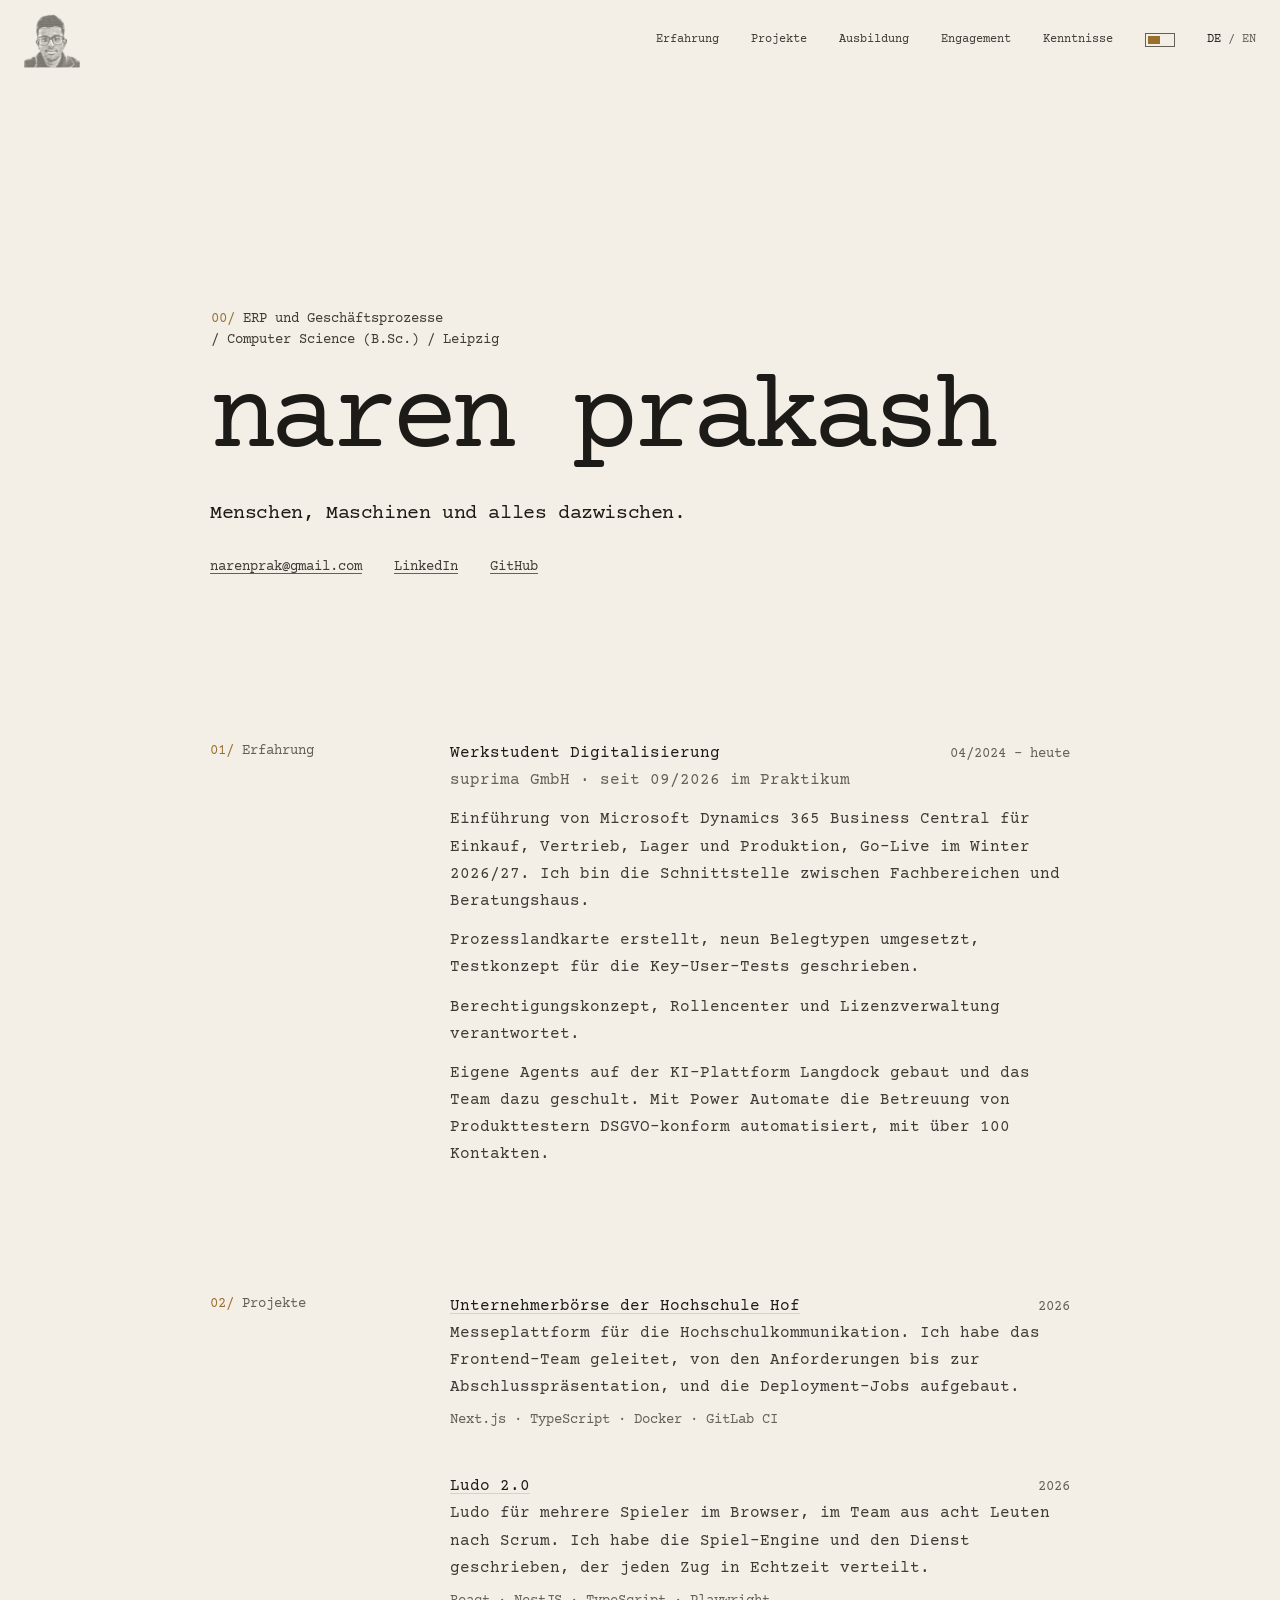
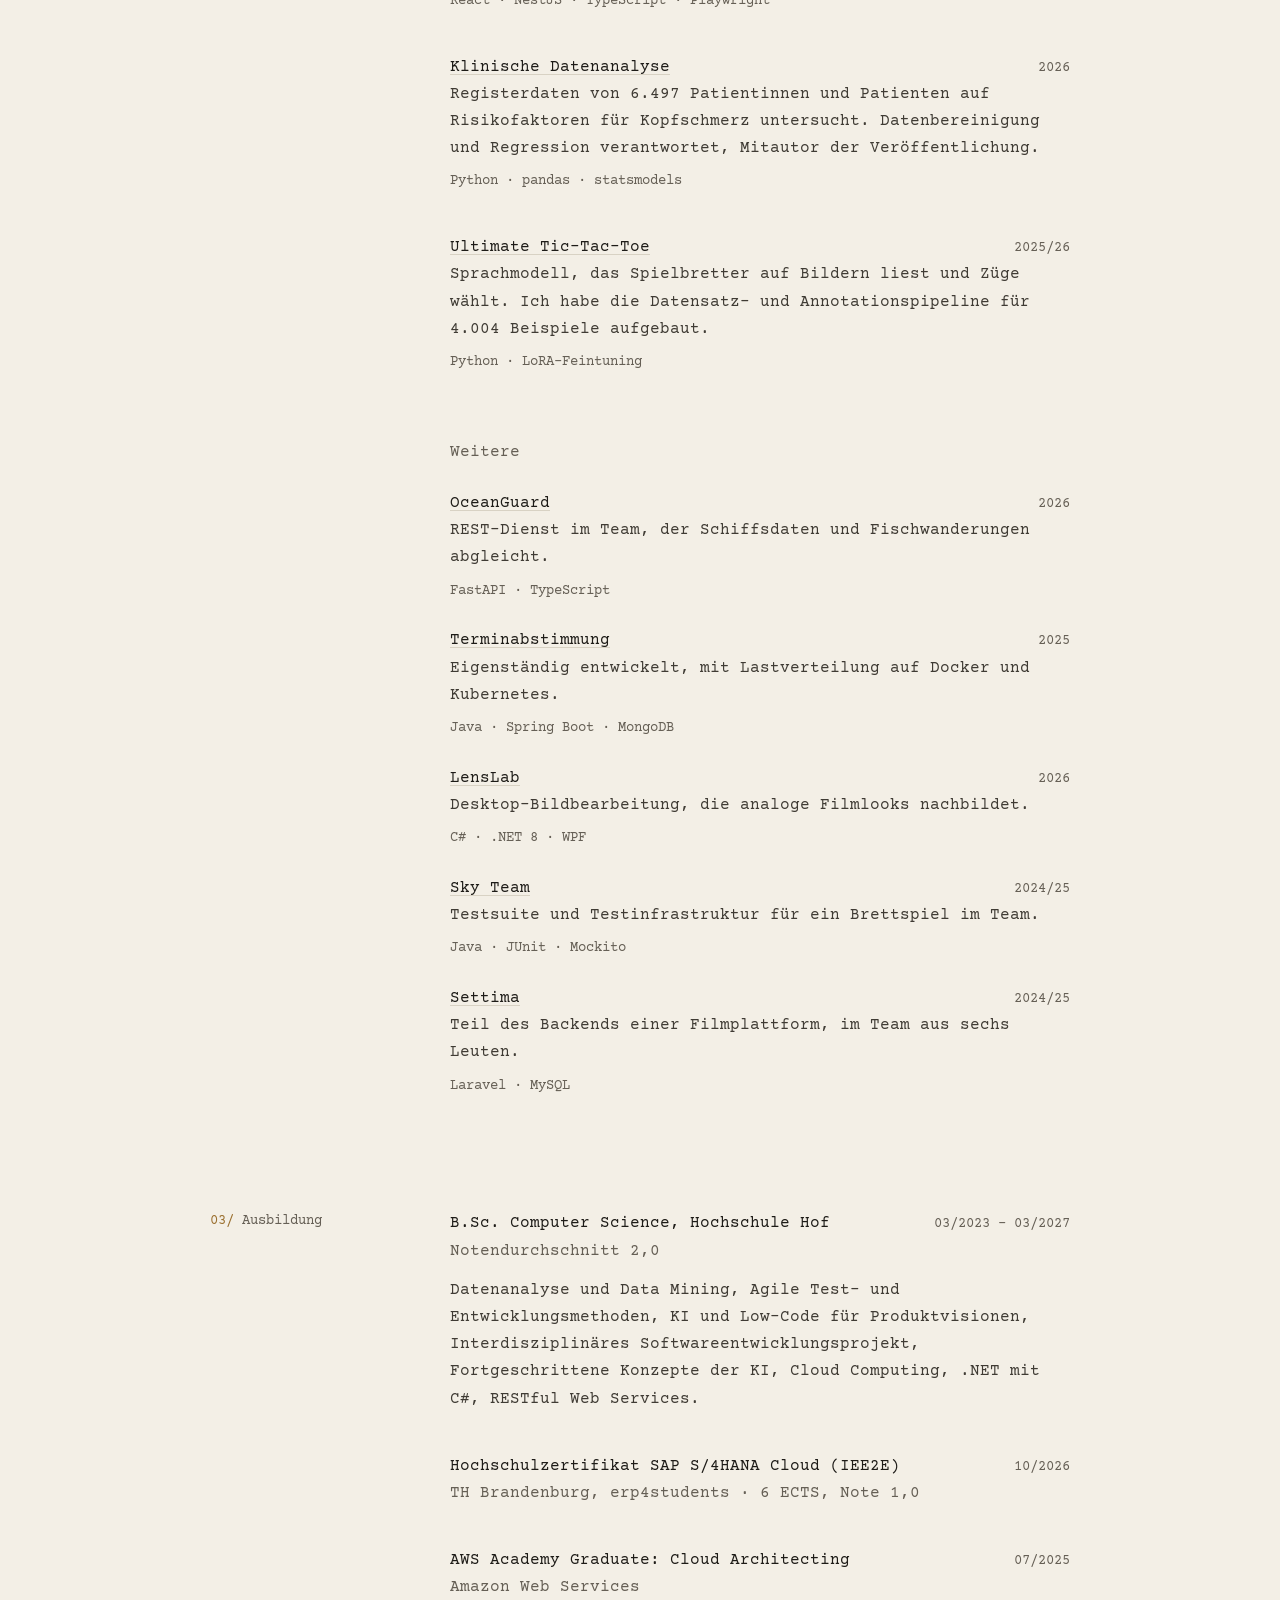
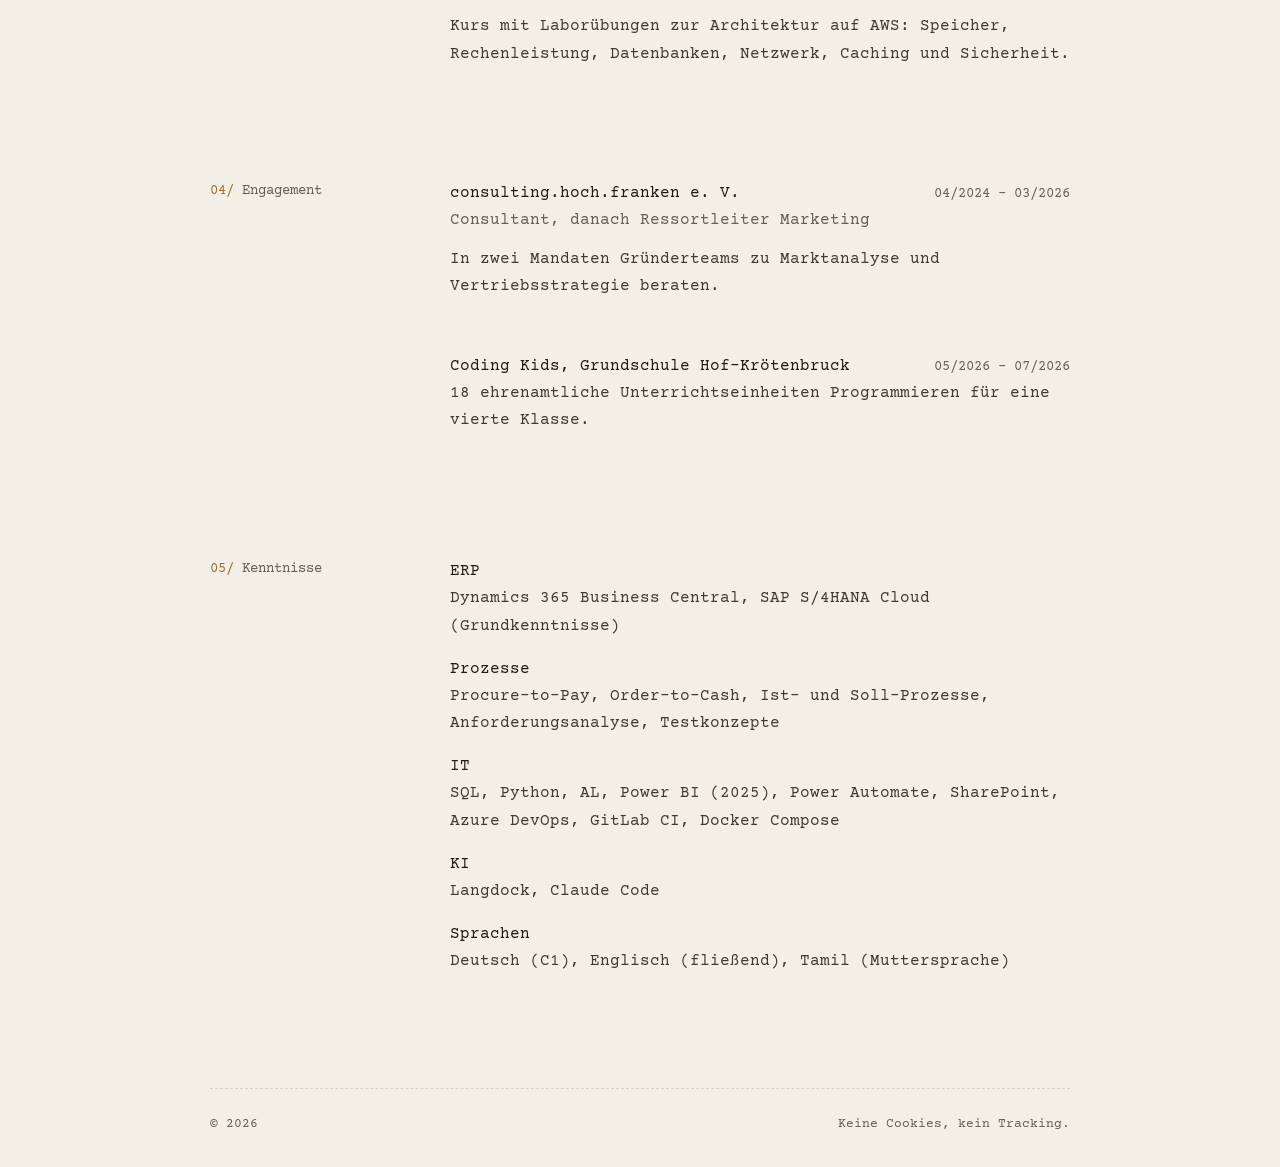
<file: index.html>
<!doctype html>
<html lang="de">
<head>
<meta charset="utf-8">
<meta name="viewport" content="width=device-width, initial-scale=1">
<title>Naren Prakash</title>
<meta name="description" content="Naren Prakash, Computer Science (B.Sc.), ERP und Prozesse, Leipzig.">
<link rel="stylesheet" href="style.css">
<script src="js/theme.js"></script>
<script src="js/htmx.min.js" defer></script>
</head>
<body hx-boost="true">
<main>

<header class="top">
  <a class="mark" href="#"><img class="logo-dark" src="img/logo-dark.png" alt="Naren Prakash" width="56" height="56"><img class="logo-light" src="img/logo-light.png" alt="Naren Prakash" width="56" height="56"></a>
  <ul class="nav">
    <li><a href="#erfahrung">Erfahrung</a></li>
    <li><a href="#projekte">Projekte</a></li>
    <li><a href="#ausbildung">Ausbildung</a></li>
    <li><a href="#engagement">Engagement</a></li>
    <li><a href="#kenntnisse">Kenntnisse</a></li>
    <li class="theme"><button type="button" class="switch" role="switch" aria-checked="false" aria-label="Dunkles Design" data-toggle-theme></button></li>
    <li class="lang"><a href="index.html" aria-current="page">DE</a> / <a href="en.html" hreflang="en">EN</a></li>
  </ul>
</header>

<div class="hero">
  <div class="sig">
    <p class="label"><span class="idx">00/</span> ERP und Geschäftsprozesse<br>/ Computer Science (B.Sc.) / Leipzig</p>
    <h1>naren prakash</h1>
    <p class="tagline">Menschen, Maschinen und alles dazwischen.</p>
    <ul class="links">
      <li><a href="mailto:narenprak@gmail.com">narenprak@gmail.com</a></li>
      <li><a href="https://linkedin.com/in/narenprak">LinkedIn</a></li>
      <li><a href="https://github.com/trippletrouble">GitHub</a></li>
    </ul>
  </div>
</div>

<section id="erfahrung">
  <h2><span class="idx">01/</span> Erfahrung</h2>
  <div class="entry">
    <div class="entry-head">
      <h3>Werkstudent Digitalisierung</h3>
      <span class="date">04/2024 – heute</span>
    </div>
    <p class="sub">suprima GmbH · seit 09/2026 im Praktikum</p>
    <ul>
      <li>Einführung von Microsoft Dynamics 365 Business Central für Einkauf, Vertrieb, Lager und Produktion, Go-Live im Winter 2026/27. Ich bin die Schnittstelle zwischen Fachbereichen und Beratungshaus.</li>
      <li>Prozesslandkarte erstellt, neun Belegtypen umgesetzt, Testkonzept für die Key-User-Tests geschrieben.</li>
      <li>Berechtigungskonzept, Rollencenter und Lizenzverwaltung verantwortet.</li>
      <li>Eigene Agents auf der KI-Plattform Langdock gebaut und das Team dazu geschult. Mit Power Automate die Betreuung von Produkttestern DSGVO-konform automatisiert, mit über 100 Kontakten.</li>
    </ul>
  </div>
</section>

<section id="projekte">
  <h2><span class="idx">02/</span> Projekte</h2>
  <div class="entry">
    <div class="entry-head">
      <h3><a href="https://github.com/trippletrouble/EventFrontend">Unternehmerbörse der Hochschule Hof</a></h3>
      <span class="date">2026</span>
    </div>
    <p>Messeplattform für die Hochschulkommunikation. Ich habe das Frontend-Team geleitet, von den Anforderungen bis zur Abschlusspräsentation, und die Deployment-Jobs aufgebaut.</p>
    <p class="meta">Next.js · TypeScript · Docker · GitLab CI</p>
  </div>
  <div class="entry">
    <div class="entry-head">
      <h3><a href="https://github.com/trippletrouble/isep-frontend">Ludo 2.0</a></h3>
      <span class="date">2026</span>
    </div>
    <p>Ludo für mehrere Spieler im Browser, im Team aus acht Leuten nach Scrum. Ich habe die Spiel-Engine und den Dienst geschrieben, der jeden Zug in Echtzeit verteilt.</p>
    <p class="meta">React · NestJS · TypeScript · Playwright</p>
  </div>
  <div class="entry">
    <div class="entry-head">
      <h3><a href="https://github.com/trippletrouble/datenanalyse-und-datamining">Klinische Datenanalyse</a></h3>
      <span class="date">2026</span>
    </div>
    <p>Registerdaten von 6.497 Patientinnen und Patienten auf Risikofaktoren für Kopfschmerz untersucht. Datenbereinigung und Regression verantwortet, Mitautor der Veröffentlichung.</p>
    <p class="meta">Python · pandas · statsmodels</p>
  </div>
  <div class="entry">
    <div class="entry-head">
      <h3><a href="https://github.com/trippletrouble/ultimate-tic-tac-toe-vlm">Ultimate Tic-Tac-Toe</a></h3>
      <span class="date">2025/26</span>
    </div>
    <p>Sprachmodell, das Spielbretter auf Bildern liest und Züge wählt. Ich habe die Datensatz- und Annotationspipeline für 4.004 Beispiele aufgebaut.</p>
    <p class="meta">Python · LoRA-Feintuning</p>
  </div>
  <h3 class="more">Weitere</h3>
  <div class="entry entry-small">
    <div class="entry-head">
      <h3><a href="https://github.com/trippletrouble/oceanguard">OceanGuard</a></h3>
      <span class="date">2026</span>
    </div>
    <p>REST-Dienst im Team, der Schiffsdaten und Fischwanderungen abgleicht.</p>
    <p class="meta">FastAPI · TypeScript</p>
  </div>
  <div class="entry entry-small">
    <div class="entry-head">
      <h3><a href="https://github.com/trippletrouble/cloud-appointment-scheduler">Terminabstimmung</a></h3>
      <span class="date">2025</span>
    </div>
    <p>Eigenständig entwickelt, mit Lastverteilung auf Docker und Kubernetes.</p>
    <p class="meta">Java · Spring Boot · MongoDB</p>
  </div>
  <div class="entry entry-small">
    <div class="entry-head">
      <h3><a href="https://github.com/trippletrouble/lenslab">LensLab</a></h3>
      <span class="date">2026</span>
    </div>
    <p>Desktop-Bildbearbeitung, die analoge Filmlooks nachbildet.</p>
    <p class="meta">C# · .NET 8 · WPF</p>
  </div>
  <div class="entry entry-small">
    <div class="entry-head">
      <h3><a href="https://github.com/trippletrouble/skyTeam">Sky Team</a></h3>
      <span class="date">2024/25</span>
    </div>
    <p>Testsuite und Testinfrastruktur für ein Brettspiel im Team.</p>
    <p class="meta">Java · JUnit · Mockito</p>
  </div>
  <div class="entry entry-small">
    <div class="entry-head">
      <h3><a href="https://github.com/FullStackYappers/SettimaBackend">Settima</a></h3>
      <span class="date">2024/25</span>
    </div>
    <p>Teil des Backends einer Filmplattform, im Team aus sechs Leuten.</p>
    <p class="meta">Laravel · MySQL</p>
  </div>
</section>

<section id="ausbildung">
  <h2><span class="idx">03/</span> Ausbildung</h2>
  <div class="entry">
    <div class="entry-head">
      <h3>B.Sc. Computer Science, Hochschule Hof</h3>
      <span class="date">03/2023 – 03/2027</span>
    </div>
    <p class="sub">Notendurchschnitt 2,0</p>
    <p>Datenanalyse und Data Mining, Agile Test- und Entwicklungsmethoden, KI und Low-Code für Produktvisionen, Interdisziplinäres Softwareentwicklungsprojekt, Fortgeschrittene Konzepte der KI, Cloud Computing, .NET mit C#, RESTful Web Services.</p>
  </div>
  <div class="entry">
    <div class="entry-head">
      <h3>Hochschulzertifikat SAP S/4HANA Cloud (IEE2E)</h3>
      <span class="date">10/2026</span>
    </div>
    <p class="sub">TH Brandenburg, erp4students · 6 ECTS, Note 1,0</p>
  </div>
  <div class="entry">
    <div class="entry-head">
      <h3>AWS Academy Graduate: Cloud Architecting</h3>
      <span class="date">07/2025</span>
    </div>
    <p class="sub">Amazon Web Services</p>
    <p>Kurs mit Laborübungen zur Architektur auf AWS: Speicher, Rechenleistung, Datenbanken, Netzwerk, Caching und Sicherheit.</p>
  </div>
</section>

<section id="engagement">
  <h2><span class="idx">04/</span> Engagement</h2>
  <div class="entry">
    <div class="entry-head">
      <h3>consulting.hoch.franken e. V.</h3>
      <span class="date">04/2024 – 03/2026</span>
    </div>
    <p class="sub">Consultant, danach Ressortleiter Marketing</p>
    <ul>
      <li>In zwei Mandaten Gründerteams zu Marktanalyse und Vertriebsstrategie beraten.</li>
    </ul>
  </div>
  <div class="entry">
    <div class="entry-head">
      <h3>Coding Kids, Grundschule Hof-Krötenbruck</h3>
      <span class="date">05/2026 – 07/2026</span>
    </div>
    <ul>
      <li>18 ehrenamtliche Unterrichtseinheiten Programmieren für eine vierte Klasse.</li>
    </ul>
  </div>
</section>

<section id="kenntnisse">
  <h2><span class="idx">05/</span> Kenntnisse</h2>
  <dl>
    <dt>ERP</dt><dd>Dynamics 365 Business Central, SAP S/4HANA Cloud (Grundkenntnisse)</dd>
    <dt>Prozesse</dt><dd>Procure-to-Pay, Order-to-Cash, Ist- und Soll-Prozesse, Anforderungsanalyse, Testkonzepte</dd>
    <dt>IT</dt><dd>SQL, Python, AL, Power BI (2025), Power Automate, SharePoint, Azure DevOps, GitLab CI, Docker Compose</dd>
    <dt>KI</dt><dd>Langdock, Claude Code</dd>
    <dt>Sprachen</dt><dd>Deutsch (C1), Englisch (fließend), Tamil (Muttersprache)</dd>
  </dl>
</section>

<footer>
  <span>© 2026</span>
  <span>Keine Cookies, kein Tracking.</span>
</footer>

</main>
</body>
</html>
</file>
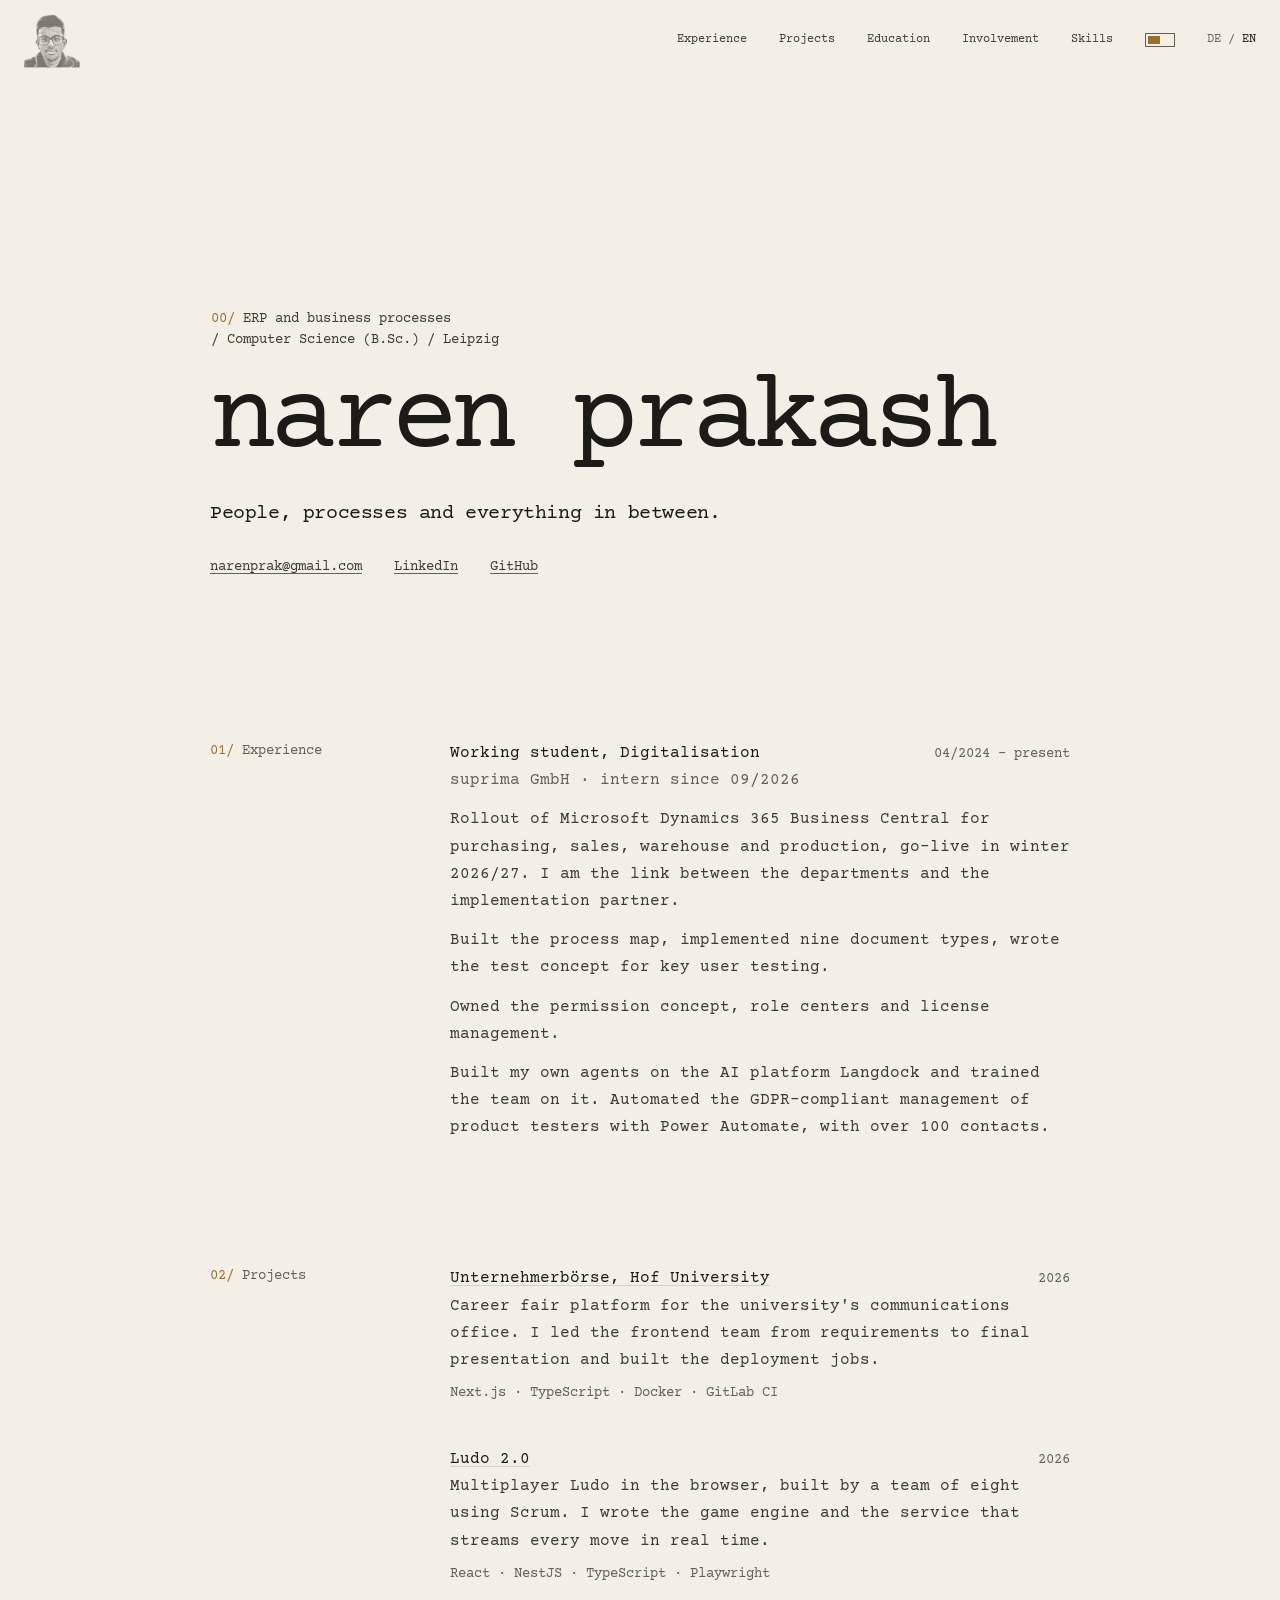
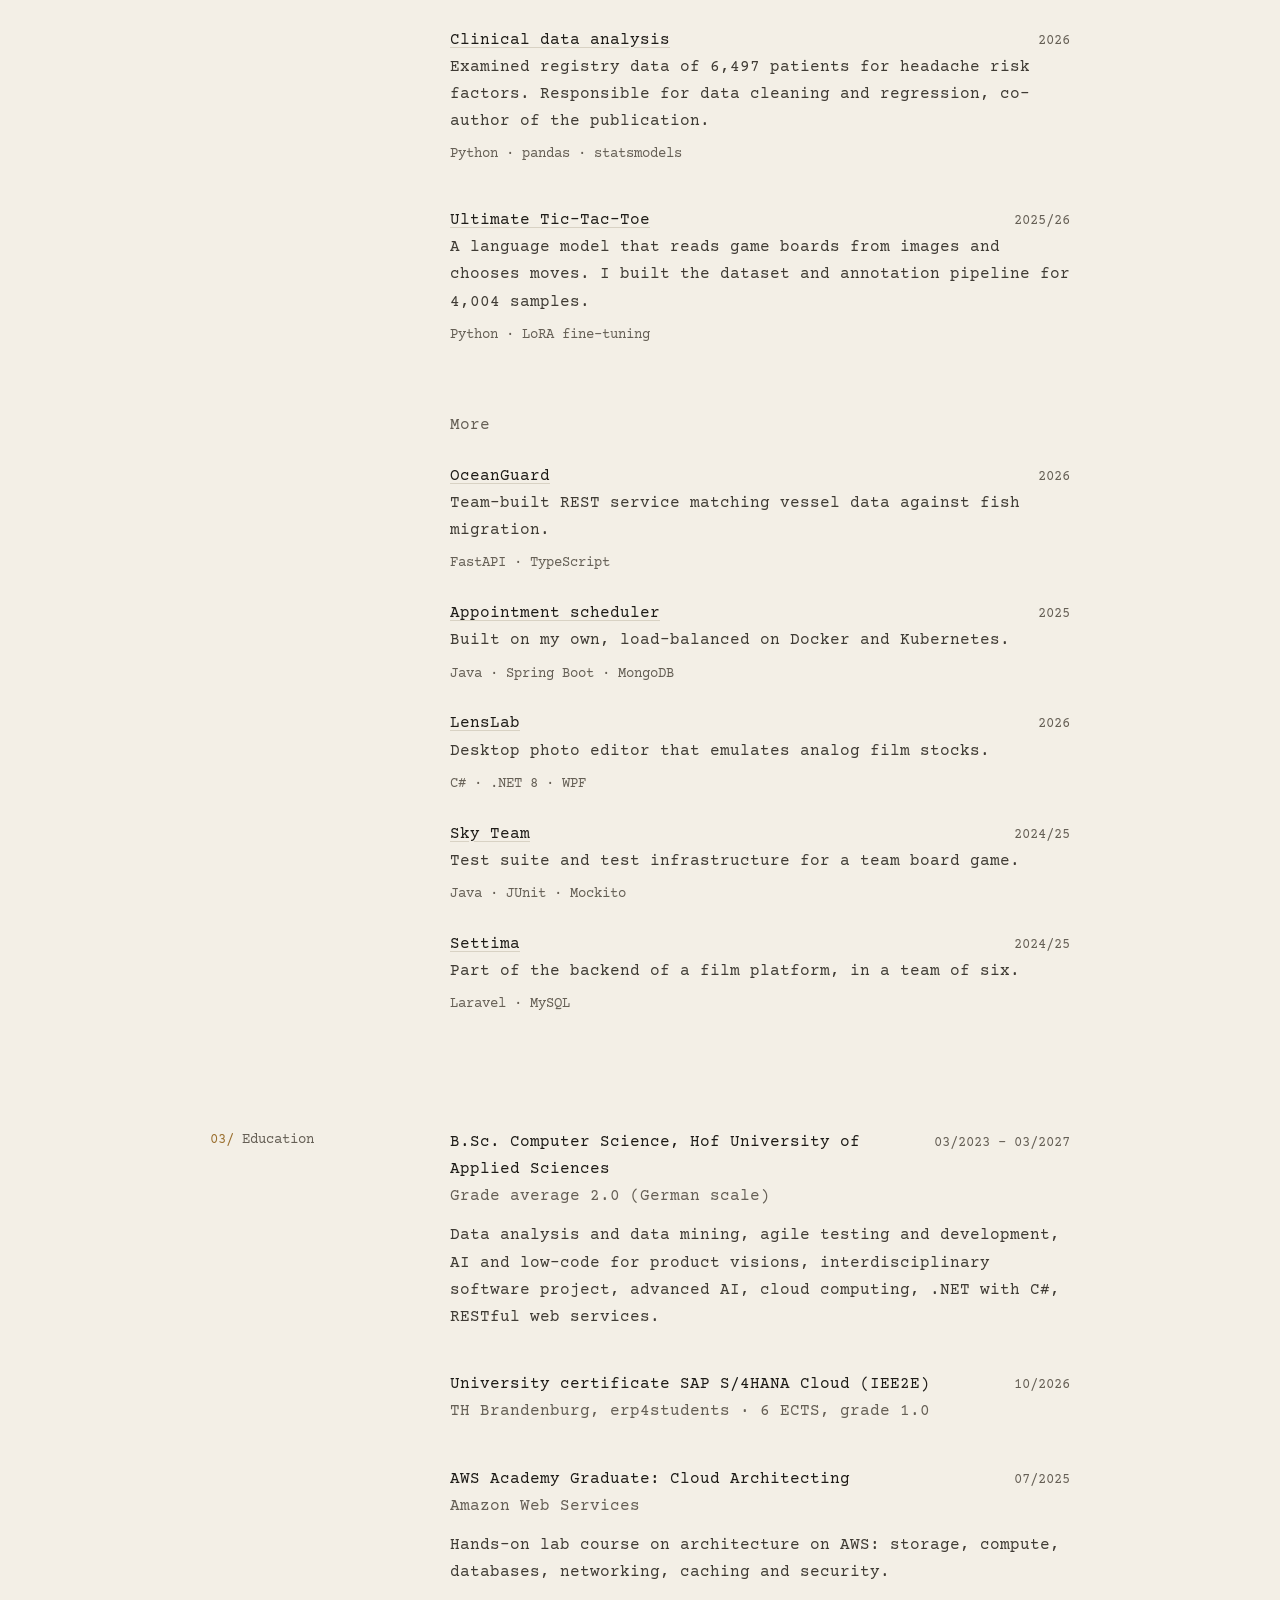
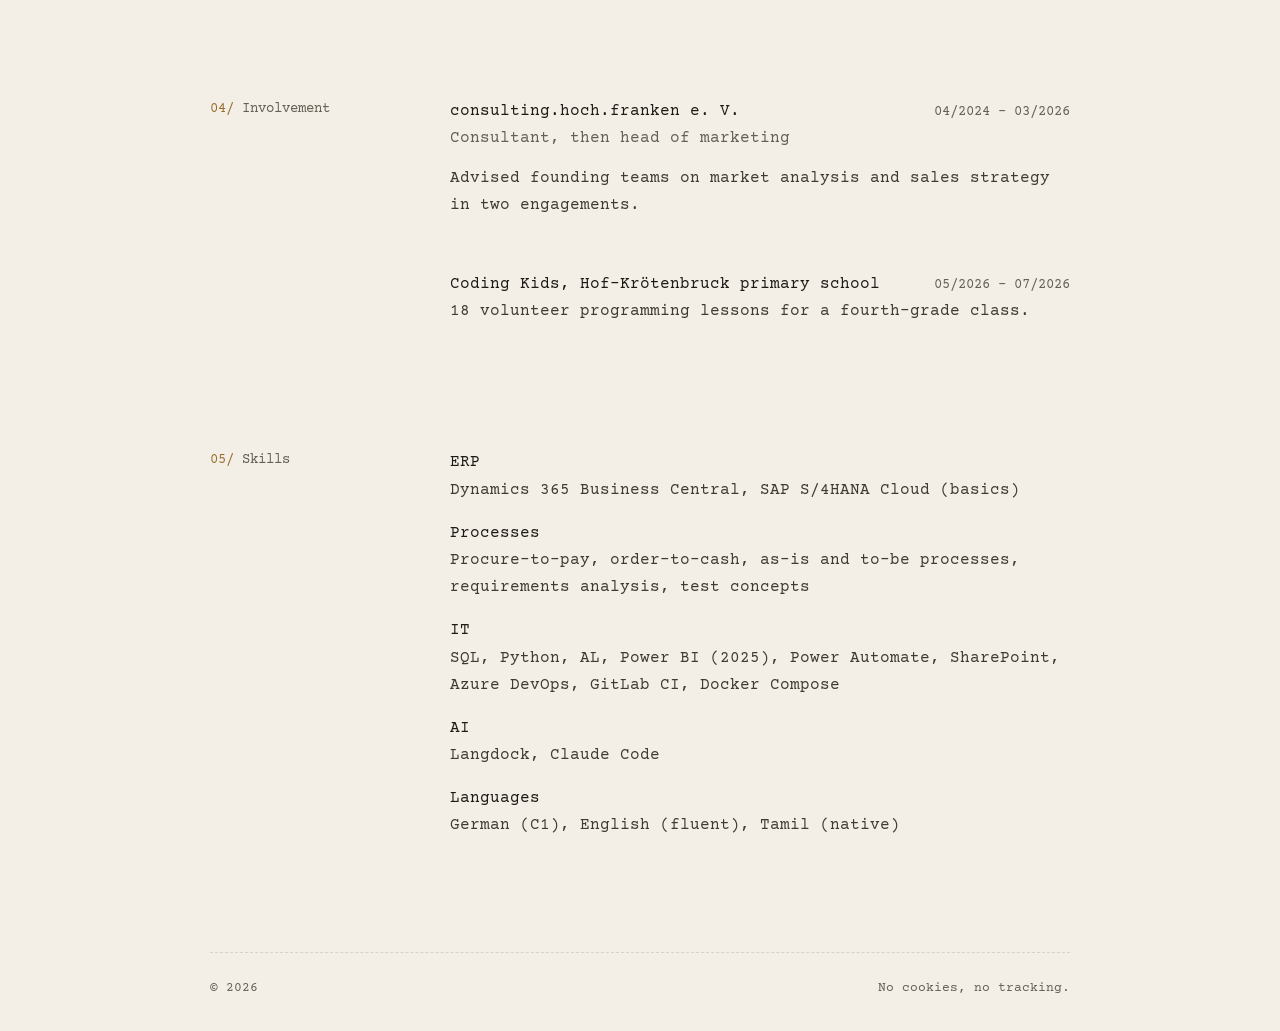
<file: en.html>
<!doctype html>
<html lang="en">
<head>
<meta charset="utf-8">
<meta name="viewport" content="width=device-width, initial-scale=1">
<title>Naren Prakash</title>
<meta name="description" content="Naren Prakash, Computer Science (B.Sc.), ERP and business processes, Leipzig.">
<link rel="stylesheet" href="style.css">
<script src="js/theme.js"></script>
<script src="js/htmx.min.js" defer></script>
</head>
<body hx-boost="true">
<main>

<header class="top">
  <a class="mark" href="#"><img class="logo-dark" src="img/logo-dark.png" alt="Naren Prakash" width="56" height="56"><img class="logo-light" src="img/logo-light.png" alt="Naren Prakash" width="56" height="56"></a>
  <ul class="nav">
    <li><a href="#experience">Experience</a></li>
    <li><a href="#projects">Projects</a></li>
    <li><a href="#education">Education</a></li>
    <li><a href="#involvement">Involvement</a></li>
    <li><a href="#skills">Skills</a></li>
    <li class="theme"><button type="button" class="switch" role="switch" aria-checked="false" aria-label="Dark mode" data-toggle-theme></button></li>
    <li class="lang"><a href="index.html" hreflang="de">DE</a> / <a href="en.html" aria-current="page">EN</a></li>
  </ul>
</header>

<div class="hero">
  <div class="sig">
    <p class="label"><span class="idx">00/</span> ERP and business processes<br>/ Computer Science (B.Sc.) / Leipzig</p>
    <h1>naren prakash</h1>
    <p class="tagline">People, processes and everything in between.</p>
    <ul class="links">
      <li><a href="mailto:narenprak@gmail.com">narenprak@gmail.com</a></li>
      <li><a href="https://linkedin.com/in/narenprak">LinkedIn</a></li>
      <li><a href="https://github.com/trippletrouble">GitHub</a></li>
    </ul>
  </div>
</div>

<section id="experience">
  <h2><span class="idx">01/</span> Experience</h2>
  <div class="entry">
    <div class="entry-head">
      <h3>Working student, Digitalisation</h3>
      <span class="date">04/2024 – present</span>
    </div>
    <p class="sub">suprima GmbH · intern since 09/2026</p>
    <ul>
      <li>Rollout of Microsoft Dynamics 365 Business Central for purchasing, sales, warehouse and production, go-live in winter 2026/27. I am the link between the departments and the implementation partner.</li>
      <li>Built the process map, implemented nine document types, wrote the test concept for key user testing.</li>
      <li>Owned the permission concept, role centers and license management.</li>
      <li>Built my own agents on the AI platform Langdock and trained the team on it. Automated the GDPR-compliant management of product testers with Power Automate, with over 100 contacts.</li>
    </ul>
  </div>
</section>

<section id="projects">
  <h2><span class="idx">02/</span> Projects</h2>
  <div class="entry">
    <div class="entry-head">
      <h3><a href="https://github.com/trippletrouble/EventFrontend">Unternehmerbörse, Hof University</a></h3>
      <span class="date">2026</span>
    </div>
    <p>Career fair platform for the university's communications office. I led the frontend team from requirements to final presentation and built the deployment jobs.</p>
    <p class="meta">Next.js · TypeScript · Docker · GitLab CI</p>
  </div>
  <div class="entry">
    <div class="entry-head">
      <h3><a href="https://github.com/trippletrouble/isep-frontend">Ludo 2.0</a></h3>
      <span class="date">2026</span>
    </div>
    <p>Multiplayer Ludo in the browser, built by a team of eight using Scrum. I wrote the game engine and the service that streams every move in real time.</p>
    <p class="meta">React · NestJS · TypeScript · Playwright</p>
  </div>
  <div class="entry">
    <div class="entry-head">
      <h3><a href="https://github.com/trippletrouble/datenanalyse-und-datamining">Clinical data analysis</a></h3>
      <span class="date">2026</span>
    </div>
    <p>Examined registry data of 6,497 patients for headache risk factors. Responsible for data cleaning and regression, co-author of the publication.</p>
    <p class="meta">Python · pandas · statsmodels</p>
  </div>
  <div class="entry">
    <div class="entry-head">
      <h3><a href="https://github.com/trippletrouble/ultimate-tic-tac-toe-vlm">Ultimate Tic-Tac-Toe</a></h3>
      <span class="date">2025/26</span>
    </div>
    <p>A language model that reads game boards from images and chooses moves. I built the dataset and annotation pipeline for 4,004 samples.</p>
    <p class="meta">Python · LoRA fine-tuning</p>
  </div>
  <h3 class="more">More</h3>
  <div class="entry entry-small">
    <div class="entry-head">
      <h3><a href="https://github.com/trippletrouble/oceanguard">OceanGuard</a></h3>
      <span class="date">2026</span>
    </div>
    <p>Team-built REST service matching vessel data against fish migration.</p>
    <p class="meta">FastAPI · TypeScript</p>
  </div>
  <div class="entry entry-small">
    <div class="entry-head">
      <h3><a href="https://github.com/trippletrouble/cloud-appointment-scheduler">Appointment scheduler</a></h3>
      <span class="date">2025</span>
    </div>
    <p>Built on my own, load-balanced on Docker and Kubernetes.</p>
    <p class="meta">Java · Spring Boot · MongoDB</p>
  </div>
  <div class="entry entry-small">
    <div class="entry-head">
      <h3><a href="https://github.com/trippletrouble/lenslab">LensLab</a></h3>
      <span class="date">2026</span>
    </div>
    <p>Desktop photo editor that emulates analog film stocks.</p>
    <p class="meta">C# · .NET 8 · WPF</p>
  </div>
  <div class="entry entry-small">
    <div class="entry-head">
      <h3><a href="https://github.com/trippletrouble/skyTeam">Sky Team</a></h3>
      <span class="date">2024/25</span>
    </div>
    <p>Test suite and test infrastructure for a team board game.</p>
    <p class="meta">Java · JUnit · Mockito</p>
  </div>
  <div class="entry entry-small">
    <div class="entry-head">
      <h3><a href="https://github.com/FullStackYappers/SettimaBackend">Settima</a></h3>
      <span class="date">2024/25</span>
    </div>
    <p>Part of the backend of a film platform, in a team of six.</p>
    <p class="meta">Laravel · MySQL</p>
  </div>
</section>

<section id="education">
  <h2><span class="idx">03/</span> Education</h2>
  <div class="entry">
    <div class="entry-head">
      <h3>B.Sc. Computer Science, Hof University of Applied Sciences</h3>
      <span class="date">03/2023 – 03/2027</span>
    </div>
    <p class="sub">Grade average 2.0 (German scale)</p>
    <p>Data analysis and data mining, agile testing and development, AI and low-code for product visions, interdisciplinary software project, advanced AI, cloud computing, .NET with C#, RESTful web services.</p>
  </div>
  <div class="entry">
    <div class="entry-head">
      <h3>University certificate SAP S/4HANA Cloud (IEE2E)</h3>
      <span class="date">10/2026</span>
    </div>
    <p class="sub">TH Brandenburg, erp4students · 6 ECTS, grade 1.0</p>
  </div>
  <div class="entry">
    <div class="entry-head">
      <h3>AWS Academy Graduate: Cloud Architecting</h3>
      <span class="date">07/2025</span>
    </div>
    <p class="sub">Amazon Web Services</p>
    <p>Hands-on lab course on architecture on AWS: storage, compute, databases, networking, caching and security.</p>
  </div>
</section>

<section id="involvement">
  <h2><span class="idx">04/</span> Involvement</h2>
  <div class="entry">
    <div class="entry-head">
      <h3>consulting.hoch.franken e. V.</h3>
      <span class="date">04/2024 – 03/2026</span>
    </div>
    <p class="sub">Consultant, then head of marketing</p>
    <ul>
      <li>Advised founding teams on market analysis and sales strategy in two engagements.</li>
    </ul>
  </div>
  <div class="entry">
    <div class="entry-head">
      <h3>Coding Kids, Hof-Krötenbruck primary school</h3>
      <span class="date">05/2026 – 07/2026</span>
    </div>
    <ul>
      <li>18 volunteer programming lessons for a fourth-grade class.</li>
    </ul>
  </div>
</section>

<section id="skills">
  <h2><span class="idx">05/</span> Skills</h2>
  <dl>
    <dt>ERP</dt><dd>Dynamics 365 Business Central, SAP S/4HANA Cloud (basics)</dd>
    <dt>Processes</dt><dd>Procure-to-pay, order-to-cash, as-is and to-be processes, requirements analysis, test concepts</dd>
    <dt>IT</dt><dd>SQL, Python, AL, Power BI (2025), Power Automate, SharePoint, Azure DevOps, GitLab CI, Docker Compose</dd>
    <dt>AI</dt><dd>Langdock, Claude Code</dd>
    <dt>Languages</dt><dd>German (C1), English (fluent), Tamil (native)</dd>
  </dl>
</section>

<footer>
  <span>© 2026</span>
  <span>No cookies, no tracking.</span>
</footer>

</main>
</body>
</html>
</file>
<file: style.css>
/* Dunkler Grund, eine Schrift (Courier Prime), ein Messington.
   Gestaltung nur über Größe und Abstand. */
@font-face { font-family: "Courier Prime"; src: url("fonts/CourierPrime-Regular.ttf") format("truetype"); font-weight: 400; font-display: swap; }
@font-face { font-family: "Courier Prime"; src: url("fonts/CourierPrime-Bold.ttf") format("truetype"); font-weight: 700; font-display: swap; }
@font-face { font-family: "Courier Prime"; src: url("fonts/CourierPrime-Italic.ttf") format("truetype"); font-style: italic; font-display: swap; }

:root {
  --ink: #e9e4da;
  --body: #c2bdb2;
  --faded: #a39e93;
  --paper: #0d0d0c;
  --rule: #2a2926;
  --accent: #c9a46b; /* Messing wie die Gravuren auf den Modulen */
}
@media (prefers-color-scheme: light) {
  :root:not([data-theme="dark"]) {
    --ink: #1d1b17;
    --body: #3f3b34;
    --faded: #655f55;
    --paper: #f3efe6;
    --rule: #d8d2c4;
    --accent: #9a6f2e;
  }
}
:root[data-theme="light"] {
  --ink: #1d1b17;
  --body: #3f3b34;
  --faded: #655f55;
  --paper: #f3efe6;
  --rule: #d8d2c4;
  --accent: #9a6f2e;
}
:root[data-theme="dark"] {
  --ink: #e9e4da;
  --body: #c2bdb2;
  --faded: #a39e93;
  --paper: #0d0d0c;
  --rule: #2a2926;
  --accent: #c9a46b;
}

* { box-sizing: border-box; }

html { -webkit-text-size-adjust: 100%; scroll-behavior: smooth; }

body {
  margin: 0;
  background: var(--paper);
  color: var(--body);
  font: 16px/1.7 "Courier Prime", "Courier New", Courier, monospace;
}

main { padding: 0 24px; }

a { color: inherit; text-decoration: underline; text-decoration-color: var(--faded); text-underline-offset: 3px; }
a:hover { text-decoration-color: var(--accent); }

.idx { color: var(--accent); }

/* Kopfzeile: Monogramm links, Navigation klein rechts mit hochgestellten Nummern */
.top {
  position: sticky; top: 0; z-index: 2;
  display: flex; justify-content: space-between; align-items: center;
  padding: 12px 0;
  background: var(--paper);
  font-size: 12px;
}
.mark { color: var(--ink); font-weight: 700; text-decoration: none; letter-spacing: -0.04em; font-size: 15px; }
.mark img { display: block; }
.logo-light { display: none !important; }
@media (prefers-color-scheme: light) {
  :root:not([data-theme="dark"]) .logo-dark { display: none !important; }
  :root:not([data-theme="dark"]) .logo-light { display: block !important; }
}
:root[data-theme="light"] .logo-dark { display: none !important; }
:root[data-theme="light"] .logo-light { display: block !important; }
.nav { display: flex; gap: 32px; margin: 0; padding: 0; list-style: none; }
.nav a { text-decoration: none; }
.nav a:hover { color: var(--accent); }
.lang, .lang a { color: var(--faded); }
.theme { display: none; }
:root[data-theme] .theme { display: flex; align-items: center; }
.switch {
  position: relative;
  width: 30px; height: 14px;
  padding: 0;
  border: 1px solid var(--faded);
  background: none;
  cursor: pointer;
}
.switch::before { content: ""; position: absolute; inset: -12px; } /* größere Tippfläche */
.switch::after {
  content: "";
  position: absolute;
  top: 2px; left: 2px;
  width: 12px; height: 8px;
  background: var(--accent);
  transition: transform 0.12s linear;
}
.switch[aria-checked="true"]::after { transform: translateX(12px); }
.switch:focus-visible { outline: 1px dashed var(--accent); outline-offset: 2px; }
@media (prefers-reduced-motion: reduce) { .switch::after { transition: none; } }
.lang a[aria-current] { color: var(--ink); }

/* Erstes Bild: Name groß, darüber eine Zeile zur Einordnung */
.hero {
  position: relative;
  min-height: 60vh;
  max-width: 860px;
  margin-left: auto; margin-right: auto;
  display: flex; flex-direction: column; justify-content: flex-end;
  padding-bottom: 40px;
}
.hero { margin-bottom: 120px; }
.sig { align-self: stretch; }
.label { font-size: 14px; line-height: 1.5; margin: 0 0 20px 0.08em; }
h1 {
  color: var(--ink);
  margin: 0;
  font-size: clamp(48px, 10vw, 112px);
  line-height: 0.9;
  font-weight: 400;
  letter-spacing: -0.06em;
}
.links { margin: 28px 0 0; padding: 0; list-style: none; font-size: 14px; }
.links li { display: inline; margin-right: 3ch; }

/* Abschnitte: Überschrift im linken Rand, Inhalt rechts */
section {
  display: grid;
  grid-template-columns: 200px 1fr;
  column-gap: 40px;
  max-width: 860px;
  margin: 0 auto 112px;
  scroll-margin-top: 72px;
}
section > * { grid-column: 2; }
section > h2 { grid-column: 1; grid-row: 1 / span 30; }

h2 {
  font-size: 14px;
  font-weight: 400;
  color: var(--faded);
  margin: 0;
}

h3 { font-size: 16px; font-weight: 400; margin: 0; color: var(--ink); }
h3 a { text-decoration-color: var(--rule); }

p { margin: 0 0 8px; }
p:last-child { margin-bottom: 0; }
.tagline { color: var(--ink); font-size: 20px; line-height: 1.4; letter-spacing: -0.02em; margin: 28px 0 0; }

.entry { margin-bottom: 40px; }
.entry:last-child { margin-bottom: 0; }
.entry-head { display: flex; justify-content: space-between; align-items: baseline; gap: 24px; }
.date { color: var(--faded); white-space: nowrap; font-size: 14px; }
.sub { color: var(--faded); margin: 0 0 12px; }
.meta { color: var(--faded); font-size: 14px; }
.more { color: var(--faded); margin: 24px 0 24px; }
.entry-small { margin-bottom: 24px; }

ul { margin: 0; padding: 0; list-style: none; }
li { margin-bottom: 12px; }
.nav li, .links li { margin-bottom: 0; }

dl { margin: 0; }
dt { color: var(--ink); }
dd { margin: 0 0 16px; }
dd:last-child { margin-bottom: 0; }

/* Fuß */
footer {
  display: flex; justify-content: space-between; gap: 16px;
  max-width: 860px; margin: 0 auto;
  border-top: 1px dashed var(--rule);
  padding: 24px 0 32px;
  font-size: 13px;
  color: var(--faded);
}

@media (max-width: 760px) {
  .nav { gap: 24px; }
  .nav li:not(.lang):not(.theme) { display: none; }
  .hero { min-height: 70vh; margin-bottom: 72px; }
  .label { margin-left: 0; }
  .links { text-align: left; }
  .links li { display: block; margin-right: 0; }
  section { display: block; margin-bottom: 72px; }
  h2 { margin-bottom: 20px; }
  .entry-head { flex-direction: column; gap: 0; }
  footer { flex-wrap: wrap; }
}

@media print {
  :root, :root[data-theme] { --ink: #000; --body: #000; --faded: #444; --paper: #fff; --rule: #bbb; --accent: #444; }
  body { background: #fff; color: #000; }
  .top, footer { display: none; }
  .hero { min-height: 0; margin-bottom: 32px; }
  h1 { text-align: left; font-size: 40px; }
  .links { text-align: left; }
  section { margin-bottom: 32px; }
  a { text-decoration: none; }
}
</file>
